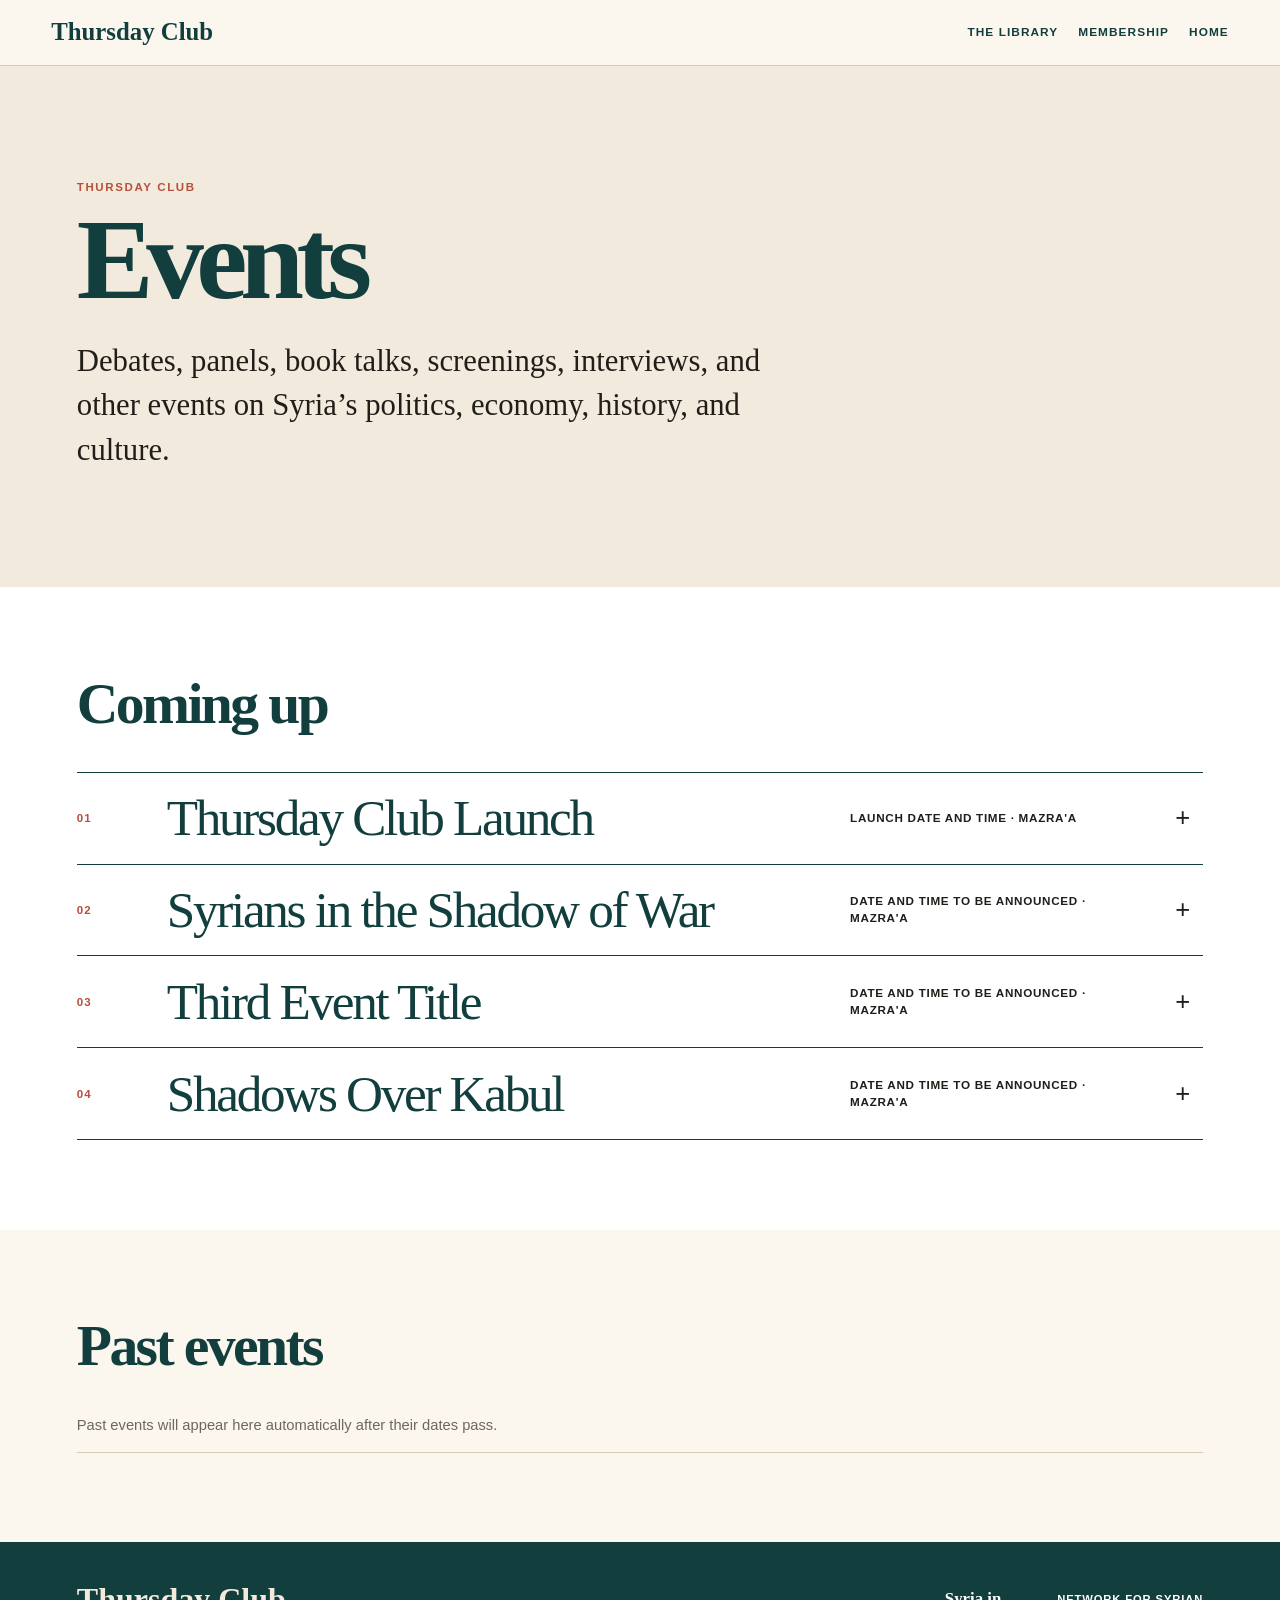
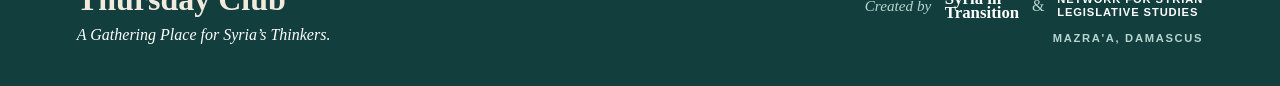
<file: events.html>
<!doctype html>
<html lang="en">
<head>
  <meta charset="utf-8">
  <meta name="viewport" content="width=device-width, initial-scale=1">
  <meta name="description" content="Upcoming and past events at Thursday Club in Mazra'a, Damascus.">
  <title>Events — Thursday Club</title>
  <link rel="stylesheet" href="interior.css">
</head>
<body>
  <header class="site-header">
    <a class="wordmark" href="index.html">Thursday Club</a>
    <nav class="site-nav" aria-label="Primary navigation">
      <a href="library.html">The library</a>
      <a href="membership.html">Membership</a>
      <a href="index.html">Home</a>
    </nav>
  </header>

  <main>
    <section class="interior-hero interior-hero--cream">
      <div class="hero-inner">
        <p class="eyebrow">Thursday Club</p>
        <h1 class="serif">Events</h1>
        <p class="hero-deck">Debates, panels, book talks, screenings, interviews, and other events on Syria’s politics, economy, history, and culture.</p>
      </div>
    </section>

    <section class="section section--white">
      <div class="content-inner">
        <h2 class="serif">Coming up</h2>
        <div class="event-accordion" id="events-upcoming"></div>
      </div>
    </section>

    <section class="section section--cream">
      <div class="content-inner">
        <h2 class="serif">Past events</h2>
        <div class="archive-list" id="events-archive"></div>
      </div>
    </section>
  </main>

  <footer class="site-footer">
    <div class="site-footer-inner">
      <div><h2 class="serif">Thursday Club</h2><p>A Gathering Place for Syria’s Thinkers.</p></div>
      <div class="site-footer-meta">
        <p class="founder-label">Created by</p>
        <div class="partner-marks"><a class="partner partner--sit" href="https://www.syriaintransition.com/en">Syria in<br>Transition</a><span aria-hidden="true">&amp;</span><a class="partner partner--nsls" href="https://www.nsls.network/"><small>Network for Syrian<br>Legislative Studies</small></a></div>
        <p>Mazra'a, Damascus</p>
      </div>
    </div>
  </footer>
  <script src="events-data.js"></script>
  <script src="events-page.js"></script>
</body>
</html>
</file>
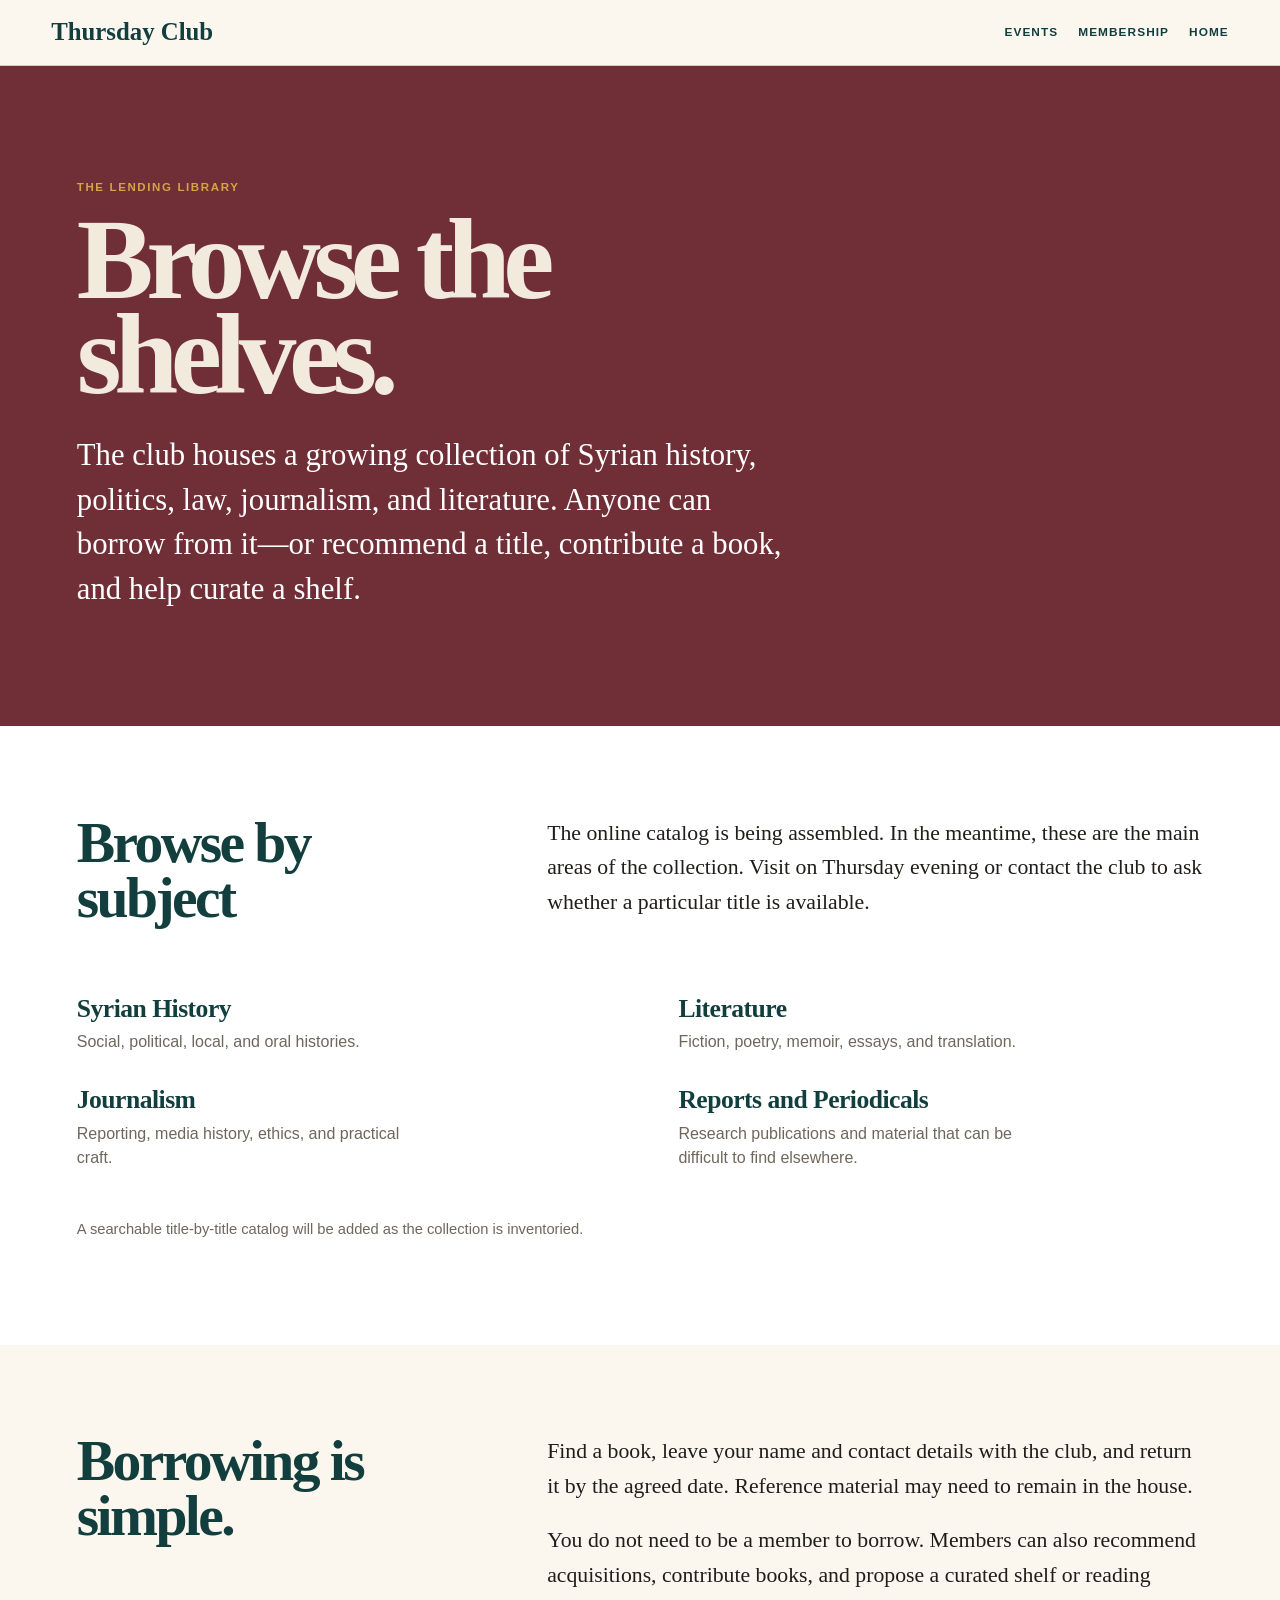
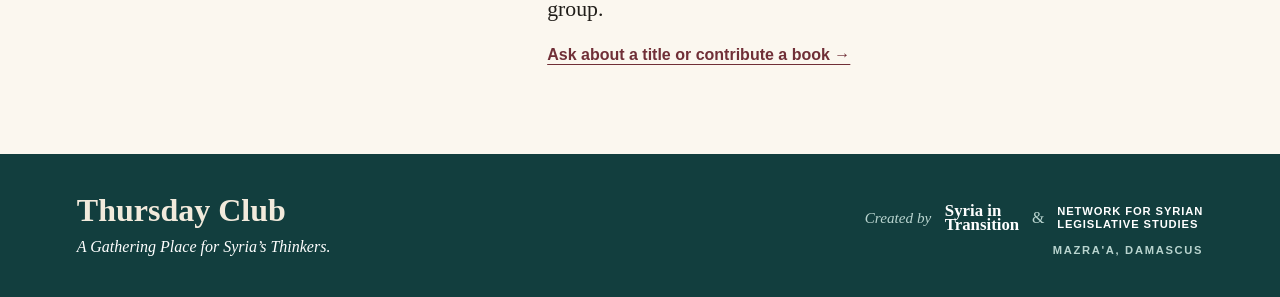
<file: library.html>
<!doctype html>
<html lang="en">
<head>
  <meta charset="utf-8">
  <meta name="viewport" content="width=device-width, initial-scale=1">
  <meta name="description" content="Browse the Thursday Club lending library in Mazra'a, Damascus.">
  <title>The Lending Library — Thursday Club</title>
  <link rel="stylesheet" href="interior.css">
</head>
<body>
  <header class="site-header">
    <a class="wordmark" href="index.html">Thursday Club</a>
    <nav class="site-nav" aria-label="Primary navigation">
      <a href="events.html">Events</a>
      <a href="membership.html">Membership</a>
      <a href="index.html">Home</a>
    </nav>
  </header>

  <main>
    <section class="interior-hero interior-hero--burgundy">
      <div class="hero-inner">
        <p class="eyebrow">The lending library</p>
        <h1 class="serif">Browse the shelves.</h1>
        <p class="hero-deck">The club houses a growing collection of Syrian history, politics, law, journalism, and literature. Anyone can borrow from it—or recommend a title, contribute a book, and help curate a shelf.</p>
      </div>
    </section>

    <section class="section section--white">
      <div class="content-inner">
        <div class="split">
          <h2 class="serif">Browse by subject</h2>
          <div class="prose">
            <p>The online catalog is being assembled. In the meantime, these are the main areas of the collection. Visit on Thursday evening or contact the club to ask whether a particular title is available.</p>
          </div>
        </div>
        <div class="subject-grid">
          <article class="subject"><h3>Syrian History</h3><p>Social, political, local, and oral histories.</p></article>
          <article class="subject"><h3>Literature</h3><p>Fiction, poetry, memoir, essays, and translation.</p></article>
          <article class="subject"><h3>Journalism</h3><p>Reporting, media history, ethics, and practical craft.</p></article>
          <article class="subject"><h3>Reports and Periodicals</h3><p>Research publications and material that can be difficult to find elsewhere.</p></article>
        </div>
        <div class="catalog-note">
          <p class="quiet">A searchable title-by-title catalog will be added as the collection is inventoried.</p>
        </div>
      </div>
    </section>

    <section class="section section--cream">
      <div class="content-inner split">
        <h2 class="serif">Borrowing is simple.</h2>
        <div class="prose">
          <p>Find a book, leave your name and contact details with the club, and return it by the agreed date. Reference material may need to remain in the house.</p>
          <p>You do not need to be a member to borrow. Members can also recommend acquisitions, contribute books, and propose a curated shelf or reading group.</p>
          <a class="text-link" href="mailto:contact@nsls.network?subject=Thursday%20Club%20Library%20Inquiry">Ask about a title or contribute a book →</a>
        </div>
      </div>
    </section>
  </main>

  <footer class="site-footer">
    <div class="site-footer-inner">
      <div><h2 class="serif">Thursday Club</h2><p>A Gathering Place for Syria’s Thinkers.</p></div>
      <div class="site-footer-meta">
        <p class="founder-label">Created by</p>
        <div class="partner-marks"><a class="partner partner--sit" href="https://www.syriaintransition.com/en">Syria in<br>Transition</a><span aria-hidden="true">&amp;</span><a class="partner partner--nsls" href="https://www.nsls.network/"><small>Network for Syrian<br>Legislative Studies</small></a></div>
        <p>Mazra'a, Damascus</p>
      </div>
    </div>
  </footer>
</body>
</html>
</file>
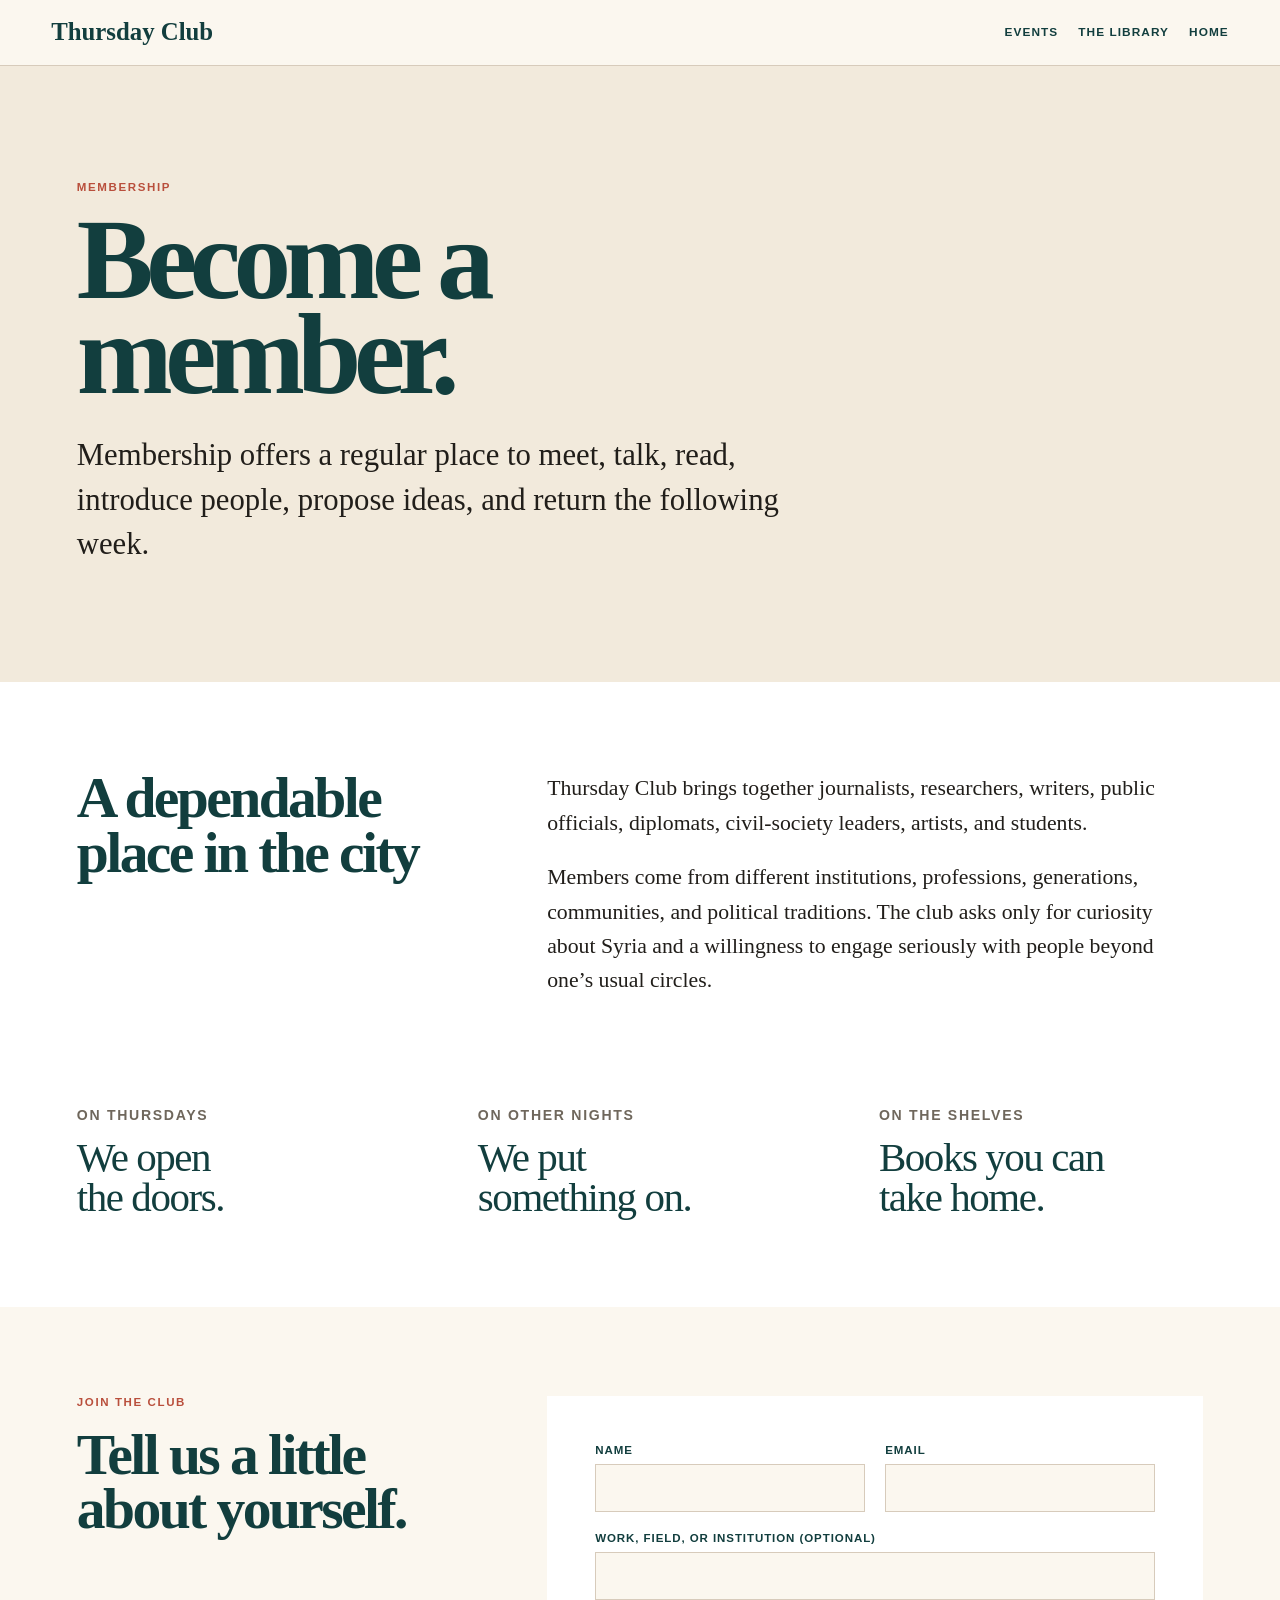
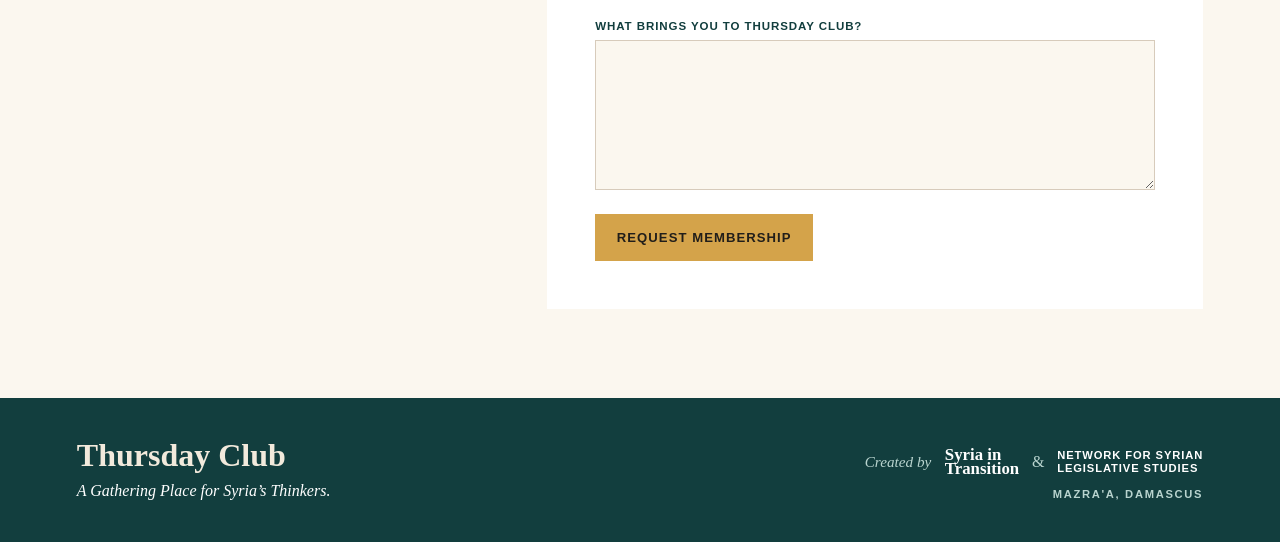
<file: membership.html>
<!doctype html>
<html lang="en">
<head>
  <meta charset="utf-8">
  <meta name="viewport" content="width=device-width, initial-scale=1">
  <meta name="description" content="Become a member of Thursday Club, an intellectual hub in Damascus.">
  <title>Membership — Thursday Club</title>
  <link rel="stylesheet" href="interior.css">
</head>
<body>
  <header class="site-header">
    <a class="wordmark" href="index.html">Thursday Club</a>
    <nav class="site-nav" aria-label="Primary navigation">
      <a href="events.html">Events</a>
      <a href="library.html">The library</a>
      <a href="index.html">Home</a>
    </nav>
  </header>

  <main>
    <section class="interior-hero interior-hero--cream">
      <div class="hero-inner">
        <p class="eyebrow">Membership</p>
        <h1 class="serif">Become a member.</h1>
        <p class="hero-deck">Membership offers a regular place to meet, talk, read, introduce people, propose ideas, and return the following week.</p>
      </div>
    </section>

    <section class="section section--white">
      <div class="content-inner split">
        <h2 class="serif">A dependable place in the city</h2>
        <div class="prose">
          <p>Thursday Club brings together journalists, researchers, writers, public officials, diplomats, civil-society leaders, artists, and students.</p>
          <p>Members come from different institutions, professions, generations, communities, and political traditions. The club asks only for curiosity about Syria and a willingness to engage seriously with people beyond one’s usual circles.</p>
        </div>
      </div>
      <div class="content-inner principles" aria-label="What membership includes">
        <article class="principle"><h3>On Thursdays</h3><p>We open<br>the doors.</p></article>
        <article class="principle"><h3>On other nights</h3><p>We put<br>something on.</p></article>
        <article class="principle"><h3>On the shelves</h3><p>Books you can<br>take home.</p></article>
      </div>
    </section>

    <section class="section section--cream" id="apply">
      <div class="content-inner split">
        <div>
          <p class="eyebrow">Join the club</p>
          <h2 class="serif">Tell us a little about yourself.</h2>
        </div>
        <form class="form-panel" action="https://formspree.io/f/mnpnzrjj" method="post" target="_top">
          <input type="hidden" name="_subject" value="New Thursday Club membership request">
          <div class="form-grid">
            <div><label for="name">Name</label><input id="name" name="name" autocomplete="name" required></div>
            <div><label for="email">Email</label><input id="email" name="email" type="email" autocomplete="email" required></div>
            <div class="field--wide"><label for="work">Work, field, or institution <span>(optional)</span></label><input id="work" name="work"></div>
            <div class="field--wide"><label for="interest">What brings you to Thursday Club?</label><textarea id="interest" name="interest" required></textarea></div>
            <div class="field--wide"><button class="button" type="submit">Request membership</button></div>
          </div>
        </form>
      </div>
    </section>
  </main>

  <footer class="site-footer">
    <div class="site-footer-inner">
      <div><h2 class="serif">Thursday Club</h2><p>A Gathering Place for Syria’s Thinkers.</p></div>
      <div class="site-footer-meta">
        <p class="founder-label">Created by</p>
        <div class="partner-marks"><a class="partner partner--sit" href="https://www.syriaintransition.com/en">Syria in<br>Transition</a><span aria-hidden="true">&amp;</span><a class="partner partner--nsls" href="https://www.nsls.network/"><small>Network for Syrian<br>Legislative Studies</small></a></div>
        <p>Mazra'a, Damascus</p>
      </div>
    </div>
  </footer>
</body>
</html>
</file>
<file: interior.css>
:root {
  --teal: #123e3e;
  --teal-soft: #366d6d;
  --cream: #f2eadc;
  --cream-light: #fbf7ef;
  --tobacco: #9b6944;
  --burgundy: #702f37;
  --red: #b94f3c;
  --mustard: #d4a34a;
  --ink: #211e1a;
  --muted: #6f675c;
  --line: #d7cbbb;
}

* { box-sizing: border-box; }
html { scroll-behavior: smooth; }
body { background: var(--cream-light); color: var(--ink); font-family: Arial, Helvetica, sans-serif; margin: 0; }
a { color: inherit; text-underline-offset: .22em; }
.serif { font-family: Georgia, "Times New Roman", serif; }

.site-header {
  align-items: center;
  background: var(--cream-light);
  border-bottom: 1px solid var(--line);
  display: flex;
  gap: 2rem;
  justify-content: space-between;
  padding: 1.15rem clamp(1.4rem, 4vw, 4rem);
}
.wordmark { color: var(--teal); font-family: Georgia, "Times New Roman", serif; font-size: 1.55rem; font-weight: 700; text-decoration: none; }
.site-nav { display: flex; flex-wrap: wrap; gap: 1.25rem; }
.site-nav a { color: var(--teal); font-size: .74rem; font-weight: 900; letter-spacing: .09em; text-decoration: none; text-transform: uppercase; }
.site-nav a:hover, .site-nav a:focus-visible { color: var(--burgundy); text-decoration: underline; }

.interior-hero { padding: clamp(4rem, 9vw, 8rem) clamp(1.5rem, 6vw, 6rem); }
.interior-hero--cream { background: var(--cream); }
.interior-hero--burgundy { background: var(--burgundy); color: white; }
.hero-inner, .content-inner { margin: 0 auto; max-width: 1250px; }
.eyebrow { color: var(--red); font-size: .72rem; font-weight: 900; letter-spacing: .14em; margin: 0 0 1.2rem; text-transform: uppercase; }
.interior-hero--burgundy .eyebrow { color: var(--mustard); }
.interior-hero h1 { color: var(--teal); font-size: clamp(3.8rem, 9vw, 8.5rem); letter-spacing: -.065em; line-height: .82; margin: 0; max-width: 10ch; }
.interior-hero--burgundy h1 { color: var(--cream); }
.hero-deck { font-family: Georgia, "Times New Roman", serif; font-size: clamp(1.35rem, 2.4vw, 2rem); line-height: 1.45; margin: 2rem 0 0; max-width: 720px; }

.section { padding: clamp(3.5rem, 7vw, 6.5rem) clamp(1.5rem, 6vw, 6rem); }
.section--white { background: #fff; }
.section--cream { background: var(--cream-light); }
.section--teal { background: var(--teal); color: var(--cream); }
.split { display: grid; gap: clamp(2rem, 6vw, 6rem); grid-template-columns: minmax(240px, .75fr) minmax(0, 1.25fr); }
.section h2 { color: var(--teal); font-size: clamp(2.4rem, 4.5vw, 4.2rem); letter-spacing: -.045em; line-height: .95; margin: 0; }
.section--teal h2 { color: var(--cream); }
.prose { max-width: 680px; }
.prose > p { font-family: Georgia, "Times New Roman", serif; font-size: clamp(1.15rem, 1.7vw, 1.5rem); line-height: 1.58; margin: 0 0 1.25rem; }
.quiet { color: var(--muted); font-size: .92rem; line-height: 1.55; }
.section--teal .quiet { color: #b9d4cf; }

.principles { align-items: start; background: transparent; display: grid; gap: clamp(2rem, 6vw, 6rem); grid-template-columns: repeat(3, 1fr); margin-top: clamp(4rem, 7vw, 7rem); padding: 0; }
.principle { background: transparent; padding: 0; }
.principle h3 { color: var(--muted); font-family: Arial, Helvetica, sans-serif; font-size: clamp(.84rem, 1.1vw, .98rem); font-weight: 900; letter-spacing: .12em; line-height: 1.2; margin: 0 0 .8rem; text-transform: uppercase; }
.principle p { color: var(--teal); font-family: Georgia, "Times New Roman", serif; font-size: clamp(1.9rem, 3.2vw, 3.15rem); letter-spacing: -.035em; line-height: .98; margin: 0; }

.form-panel { background: #fff; padding: clamp(1.5rem, 4vw, 3rem); }
.form-grid { display: grid; gap: 1.25rem; grid-template-columns: 1fr 1fr; }
.field--wide { grid-column: 1 / -1; }
label { color: var(--teal); display: block; font-size: .72rem; font-weight: 900; letter-spacing: .08em; margin-bottom: .45rem; text-transform: uppercase; }
input, textarea {
  background: var(--cream-light);
  border: 1px solid var(--line);
  border-radius: 0;
  color: var(--ink);
  font: inherit;
  padding: .9rem;
  width: 100%;
}
textarea { min-height: 150px; resize: vertical; }
input:focus, textarea:focus { border-color: var(--teal); outline: 2px solid rgba(54,109,109,.18); }
.button {
  background: var(--mustard);
  border: 0;
  color: var(--ink);
  cursor: pointer;
  display: inline-block;
  font-size: .82rem;
  font-weight: 900;
  letter-spacing: .08em;
  padding: 1rem 1.35rem;
  text-decoration: none;
  text-transform: uppercase;
}
.button:hover, .button:focus-visible { background: var(--cream); }

.subject-grid { display: grid; gap: 2rem clamp(2rem, 6vw, 6rem); grid-template-columns: repeat(2, 1fr); margin-top: 3.5rem; }
.subject { background: transparent; min-height: 0; padding: 0; }
.subject h3 { color: var(--teal); font-family: Georgia, "Times New Roman", serif; font-size: clamp(1.4rem, 2vw, 1.9rem); letter-spacing: -.02em; line-height: 1.1; margin: 0; }
.subject p { color: var(--muted); line-height: 1.5; margin: .45rem 0 0; max-width: 38ch; }
.catalog-note { margin-top: 3rem; }
.text-link { color: var(--burgundy); font-weight: 800; }

.event-accordion { border-bottom: 1px solid var(--teal); margin-top: 2.5rem; }
.event-fold { border-top: 1px solid var(--teal); overflow: hidden; transition: background-color .22s ease, color .22s ease; }
.event-fold__trigger {
  align-items: center;
  background: transparent;
  border: 0;
  color: inherit;
  cursor: pointer;
  display: grid;
  gap: 1rem 2rem;
  grid-template-columns: 58px minmax(0, 1fr) minmax(180px, .45fr) 28px;
  padding: 1.4rem 0;
  text-align: left;
  width: 100%;
}
.event-fold__number { color: var(--red); font-size: .72rem; font-weight: 900; letter-spacing: .1em; }
.event-fold__title { color: var(--teal); font-size: clamp(2rem, 4vw, 4rem); letter-spacing: -.045em; line-height: .9; }
.event-fold__date { font-size: .73rem; font-weight: 800; letter-spacing: .06em; line-height: 1.45; text-transform: uppercase; }
.event-fold__mark { font-size: 1.6rem; line-height: 1; transition: transform .22s ease; }
.event-fold__drawer { display: grid; grid-template-rows: 0fr; transition: grid-template-rows .28s ease; }
.event-fold__drawer-inner { display: grid; gap: 2rem; grid-template-columns: 58px minmax(0, 650px); overflow: hidden; padding: 0; }
.event-fold__guest { font-family: Georgia, "Times New Roman", serif; font-size: 1.25rem; margin: 0 0 .65rem; }
.event-fold__description { font-size: 1rem; line-height: 1.6; margin: 0 0 1rem; }
.event-fold__rsvp, .event-fold__soon { font-size: .72rem; font-weight: 900; letter-spacing: .09em; text-transform: uppercase; }
.event-fold__rsvp { color: inherit; }
.event-fold.is-open .event-fold__drawer { grid-template-rows: 1fr; }
.event-fold.is-open .event-fold__drawer-inner { padding-bottom: 1.6rem; }
.event-fold.is-open .event-fold__mark { transform: rotate(45deg); }
.event-fold:nth-child(4n+1).is-open { background: linear-gradient(100deg, #d0cabf, #302c28); color: white; }
.event-fold:nth-child(4n+2).is-open { background: var(--teal); color: white; }
.event-fold:nth-child(4n+3).is-open { background: var(--mustard); color: var(--ink); }
.event-fold:nth-child(4n+4).is-open { background: var(--burgundy); color: white; }
.event-fold.is-open .event-fold__trigger, .event-fold.is-open .event-fold__drawer-inner { padding-left: 1.25rem; padding-right: 1.25rem; }
.event-fold.is-open .event-fold__title, .event-fold.is-open .event-fold__number { color: inherit; }

.archive-list { border-bottom: 1px solid var(--line); margin-top: 2.5rem; }
.archive-row { align-items: baseline; border-top: 1px solid var(--line); display: grid; gap: 1rem 2rem; grid-template-columns: minmax(170px, .35fr) 1fr .7fr; padding: 1.25rem 0; }
.archive-row h3 { color: var(--teal); font-size: 1.7rem; margin: 0; }
.archive-row p { color: var(--muted); margin: 0; }
.archive-row__date { font-size: .72rem; font-weight: 800; letter-spacing: .05em; text-transform: uppercase; }

.site-footer { background: var(--teal); color: white; padding: 2.4rem clamp(1.5rem, 6vw, 6rem); }
.site-footer-inner { align-items: end; display: flex; gap: 2rem; justify-content: space-between; margin: 0 auto; max-width: 1250px; }
.site-footer h2 { color: var(--cream); font-size: 2rem; margin: 0 0 .35rem; }
.site-footer p { line-height: 1.5; margin: 0; }
.site-footer-inner > div:first-child p { font-family: Georgia, "Times New Roman", serif; font-style: italic; }
.site-footer-meta { align-items: center; display: grid; gap: .65rem .85rem; grid-template-columns: auto auto; text-align: right; }
.founder-label { color: #b9d4cf; font-family: Georgia, "Times New Roman", serif; font-size: .95rem; font-style: italic; }
.partner-marks { align-items: center; display: flex; gap: .8rem; justify-content: flex-end; }
.site-footer-meta > p:last-child { color: #b9d4cf; font-family: "Arial Narrow", "Aptos Narrow", Arial, sans-serif; font-size: .7rem; font-weight: 800; grid-column: 1 / -1; letter-spacing: .15em; text-transform: uppercase; }
.partner-marks > span { color: #b9d4cf; font-family: Georgia, "Times New Roman", serif; }
.partner { color: white; text-decoration: none; }
.partner--sit { font-family: Georgia, "Times New Roman", serif; font-size: 1.05rem; font-weight: 700; line-height: .82; text-align: left; }
.partner--nsls { align-items: center; display: flex; text-align: left; }
.partner--nsls small { font-family: Arial, Helvetica, sans-serif; font-size: .7rem; font-style: normal; font-weight: 900; letter-spacing: .08em; line-height: 1.18; text-transform: uppercase; }

@media (max-width: 760px) {
  .site-header { align-items: flex-start; flex-direction: column; gap: .8rem; }
  .split, .principles, .subject-grid { grid-template-columns: 1fr; }
  .event-fold__trigger { gap: .65rem 1rem; grid-template-columns: 34px minmax(0, 1fr) 24px; }
  .event-fold__date { grid-column: 2; grid-row: 2; }
  .event-fold__mark { grid-column: 3; grid-row: 1; }
  .event-fold__drawer-inner { grid-template-columns: 34px minmax(0, 1fr); }
  .archive-row { grid-template-columns: 1fr; }
  .form-grid { grid-template-columns: 1fr; }
  .field--wide { grid-column: 1; }
  .site-footer-inner { align-items: flex-start; flex-direction: column; }
  .site-footer-meta { text-align: left; }
  .partner-marks { justify-content: flex-start; }
}
</file>
